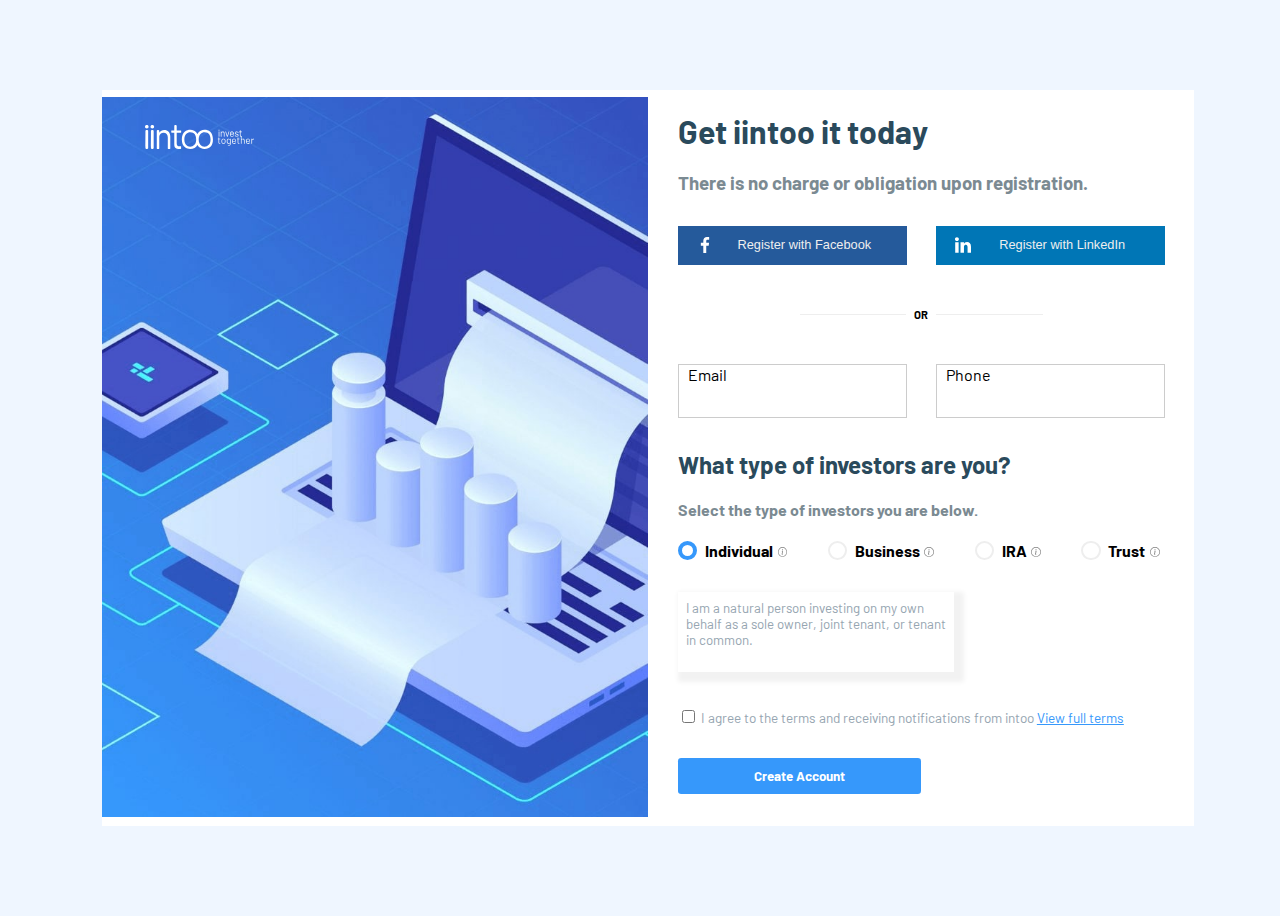
<file: index.html>
<!DOCTYPE html>
<html>
<head>
    <title>W3.CSS Template</title>
    <meta charset="UTF-8">
    <link rel="stylesheet" href="main.css">
    <style>
        @import url('https://fonts.googleapis.com/css2?family=Barlow:wght@300&display=swap');
    </style>
</head>
<body>
<div class="main">
    <section class="sides">
        <div class="container-left">
            <img class="container__image" src="img/bg.jpg" alt="background">
            <img class="container__logo" src="img/logo.svg" alt="logo">
        </div>
    </section>
    <section class="sides">
        <div class="container-right">
            <div class="header">
                <h1 class="header--text-main">Get iintoo it today</h1>
                <h3 class="header--text-secondary">There is no charge or obligation upon registration.</h3>
            </div>
            <div class="social-buttons">
                <button type="button" class="social-buttons__btn social-buttons__btn--fb"><img
                        class="social-buttons__icon" src="img/facebook.svg" alt="fb">Register
                    with Facebook
                </button>
                <button type="button" class="social-buttons__btn social-buttons__btn--in"><img
                        class="social-buttons__icon" src="img/linkedin.svg" alt="in">Register
                    with LinkedIn
                </button>
            </div>
            <div class="or-separator">
                <p class="or-separator__text">OR</p>
            </div>
            <div class="form">
                <form>
                    <div class="social-buttons">
                        <div class="float-text-container">
                            <label class="float-text-container__label" for="input-email">Email</label>
                            <input class="float-text-container__field" id="input-email" type="text">
                        </div>
                        <div class="float-text-container">
                            <label class="float-text-container__label" for="input-phone">Phone</label>
                            <input class="float-text-container__field" id="input-phone" type="tel">
                        </div>
                    </div>
                    <div class="investor-text">
                        <h2 class="header--text-main">What type of investors are you?</h2>
                        <h4 class="header--text-secondary">Select the type of investors you are below.</h4>
                    </div>
                    <div class="investor-radio-button">
                        <label class="investor-radio-button__container">
                            <input type="radio" class="investor-radio-button__container__radio" checked="checked"
                                   name="radio">
                            <span class="investor-radio-button__container__checkmark"></span>
                            <span class="investor-radio-button__container__text">Individual</span><img
                                src="img/info-circle.svg"
                                class="investor-radio-button__container__icon"
                                alt="info">
                        </label>
                        <label class="investor-radio-button__container">
                            <input type="radio" class="investor-radio-button__container__radio" name="radio">
                            <span class="investor-radio-button__container__checkmark"></span>
                            <span class="investor-radio-button__container__text">Business</span><img
                                src="img/info-circle.svg"
                                class="investor-radio-button__container__icon"
                                alt="info">
                        </label>
                        <label class="investor-radio-button__container">
                            <input type="radio" class="investor-radio-button__container__radio" name="radio">
                            <span class="investor-radio-button__container__checkmark"></span>
                            <span class="investor-radio-button__container__text">IRA</span><img
                                src="img/info-circle.svg"
                                class="investor-radio-button__container__icon"
                                alt="info">
                        </label>
                        <label class="investor-radio-button__container">
                            <input type="radio" class="investor-radio-button__container__radio" name="radio">
                            <span class="investor-radio-button__container__checkmark"></span>
                            <span class="investor-radio-button__container__text">Trust</span><img
                                src="img/info-circle.svg"
                                class="investor-radio-button__container__icon"
                                alt="info">
                        </label>
                    </div>
                    <div class="investor-textarea">
                        <textarea class="investor-textarea__text" rows="4" cols="35" disabled>I am a natural person investing on my own behalf as a sole owner, joint tenant, or tenant in common.</textarea>
                    </div>
                    <div class="agreement-checkbox">
                        <label class="agreement-checkbox__container">
                            <input type="checkbox">
                            <span class="agreement-checkbox__container__checkmark">I agree to the terms and receiving notifications from intoo <a
                                    href="url" class="agreement-checkbox__container__link">View full terms</a></span>
                        </label>
                    </div>
                    <div class="submit-button">
                        <input type="submit" class="submit-button__btn" value="Create Account"/>
                    </div>
                </form>
            </div>
        </div>
    </section>
</div>
</body>
</html>
</file>
<file: main.css>
/* VARIABLES */

:root {
    /* COLORS */

    --BGCOLOR: #EFF6FF;
    --MAINTEXT: #2A4A5C;
    --FBBUTTON: #255A9B;
    --INBUTTON: #0076B6;
    --SBMTBUTTON: #3698FB;
    --SECONDARYTEXT: #7B8A92;
}

/* GENERAL STYLES */

body {
    background-color: var(--BGCOLOR);
    height: 100vh;
    width: 100vw;
    display: flex;
    flex-wrap: wrap;
    align-items: center;
    justify-content: center;
    font-family: 'Barlow', sans-serif;
}

/* BLOCKS */
.main {
    margin: 0 auto;
    padding: 0;
    display: grid;
    grid-template-columns: repeat(2, 1fr);
    flex-wrap: wrap;
}

@media (max-width: 1100px) {
    .main {
        grid-template-columns: repeat(1, 1fr);
    }
}

.sides {
    background-color: #FFFFFF;
    display: flex;
    align-items: center;
    justify-content: center;
    flex-wrap: wrap;
}

.container-left {
    position: relative;
}

.social-buttons {
    display: grid;
    grid-template-columns: repeat(2, 1fr);
    gap: 1.8rem;
    margin: 2rem 0;
}

.or-separator {
    display: flex;
    align-items: center;
    justify-content: center;
}

.float-text-container {
    border: solid 1px #ccc;
    padding: 0 8px;
    position: relative;
}

.float-text-container:focus-within {
    border-left: 1px solid var(--SBMTBUTTON);
}

.investor-radio-button {
    display: flex;
    justify-content: space-between;
}

.investor-textarea {
    margin-bottom: 2rem;
}

/* ELEMENTS */

.container__image {
    max-width: 100vw;
    max-height: 80vh;
}

.social-buttons__btn {
    border: none;
    text-align: center;
    font-size: 0.8rem;
    color: #EEEEEE;
    padding: 0.7rem;
}

.social-buttons__icon {
    max-width: 1rem;
    max-height: 1rem;
    float: left;
    margin-left: 0.5rem;
}

.or-separator__text {
    display: grid;
    grid-template-columns: 1fr auto 1fr;
    align-items: center;
    grid-gap: 0.5rem;
    width: 50%;
    font-size: 0.7rem;
    font-weight: bold;
}

.or-separator__text:before,
.or-separator__text:after {
    content: "";
    display: block;
    border-top: 1px solid #EEEEEE;
}

.float-text-container__label {
    font-size: 1rem;
    position: absolute;
    padding-left: 0.1rem;
}

.float-text-container__field {
    border: none;
    font-size: 1rem;
    margin: 1.5rem 0 0.5rem;
    outline: 0;
}

.investor-radio-button__container__radio {
    display: none;
}

.investor-radio-button__container__radio ~ .investor-radio-button__container__checkmark {
    position: relative;
    display: inline-block;
    padding: 0.5rem 0.75rem;
}

.investor-radio-button__container__radio ~ .investor-radio-button__container__checkmark:before {
    content: "";
    position: absolute;
    display: block;
    width: 1.2rem;
    height: 1.2rem;
    background: #FFFFFF;
    border: 0.15rem solid #EEEEEE;
    border-radius: 50%;
    left: 0;
    top: 0;
    box-sizing: border-box;
    transition: all 300ms ease-in-out;
}

.investor-radio-button__container__radio:checked ~ .investor-radio-button__container__checkmark:before {
    border: 0.3rem solid var(--SBMTBUTTON);
}

.investor-radio-button__container__text {
    font-weight: bold;
}

.investor-radio-button__container__icon {
    opacity: 0.5;
    width: 0.6rem;
    margin: 0 0.3rem;
}

.investor-textarea__text {
    resize: none;
    border: none;
    background-color: #FFFFFF;
    box-shadow: 0.3rem 0.3rem 0.3rem 0.3rem #F2F2F2;
    margin-top: 2rem;
    color: #96A5B1;
    padding: 0.5rem 0.5rem;
    font-family: inherit;
}

.agreement-checkbox__container__checkmark {
    color: #96A5B1;
    font-size: 0.85rem;
}

.agreement-checkbox__container__link {
    color: var(--SBMTBUTTON);
}

.submit-button__btn {
    border: none;
    background-color: var(--SBMTBUTTON);
    color: #FFFFFF;
    border-radius: 0.2rem;
    height: 4vh;
    width: 50%;
    margin: 2rem 0;
    font-family: inherit;
    font-weight: bold;
}

.container__logo {
    position: absolute;
    left: 8%;
    top: 4%;
    max-width: 20%;
    max-height: 20%;
}

/* MODIFIERS */

.header--text-main {
    color: var(--MAINTEXT);
}

.header--text-secondary {
    color: var(--SECONDARYTEXT);
}

.social-buttons__btn--fb {
    background-color: var(--FBBUTTON);
}

.social-buttons__btn--in {
    background-color: var(--INBUTTON);
}
</file>
